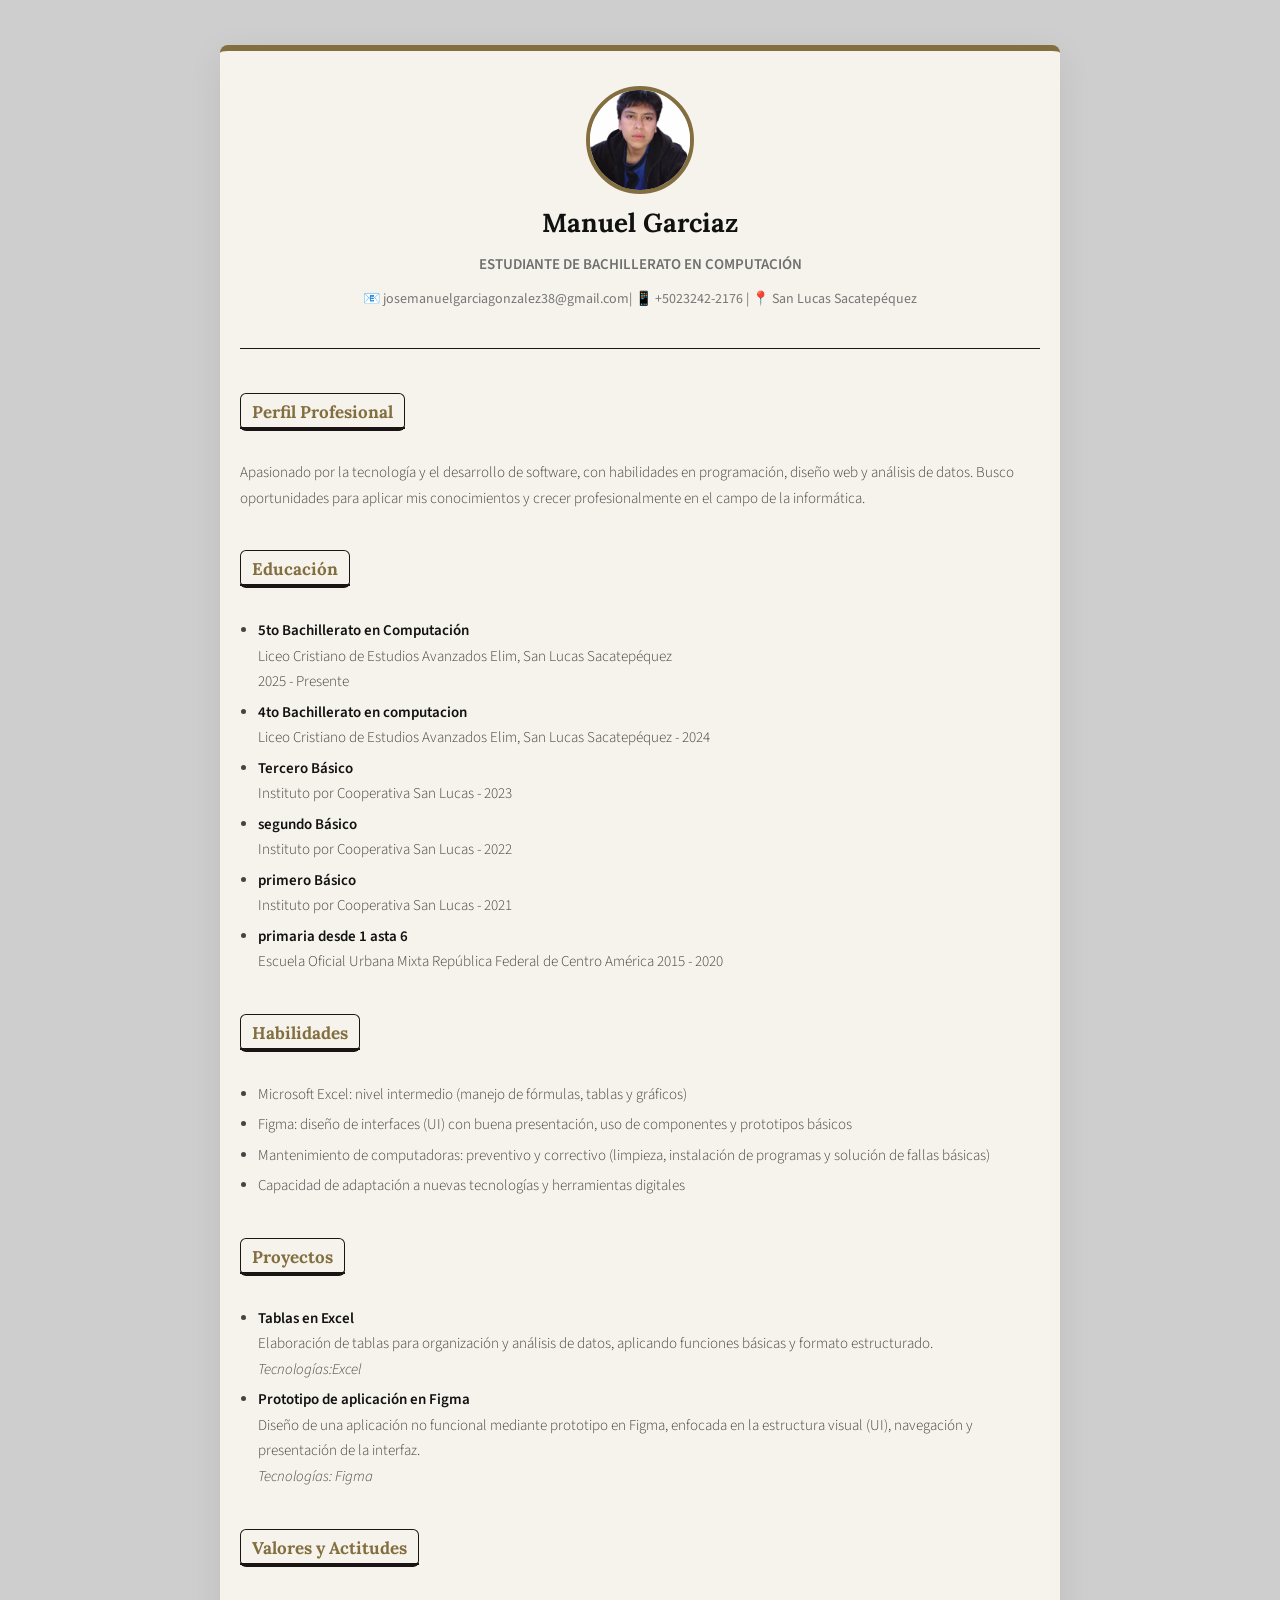
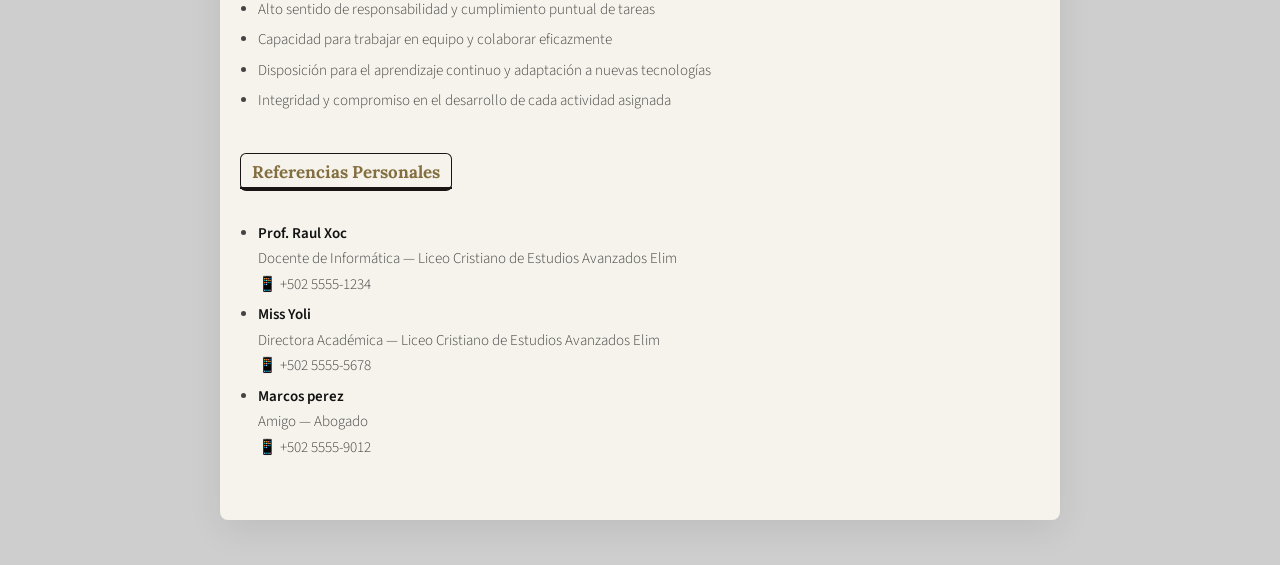
<file: index.html>
<!DOCTYPE html>
<html lang="en">
<head>
    <meta charset="UTF-8">
    <meta name="viewport" content="width=device-width, initial-scale=1.0">
    <title>Curriculum Vitae -Manuel Garcia</title>
    <link rel="stylesheet" href="styles.css">
</head>

<body>
    <div class="contenedor-cv">
        <header>    
            <img src="WhatsApp Image 2026-03-25 at 4.48.49 PM.jpeg" alt="Fotografia Juanito" class="foto-perfil">
             <h1>Manuel Garciaz</h1>
             <p class="profesion">Estudiante de Bachillerato en Computación</p>
             <p class="contacto">📧 josemanuelgarciagonzalez38@gmail.com| 📱 +5023242-2176 | 📍 San Lucas Sacatepéquez</p>
        </header>

        <section>   
            <h2>Perfil Profesional</h2>
            <p>Apasionado por la tecnología y el desarrollo de software, 
                con habilidades en programación, diseño web y análisis de datos. 
                Busco oportunidades para aplicar mis conocimientos y crecer 
                profesionalmente en el campo de la informática.</p>
        </section>

        <section>
            <h2>Educación</h2>
            <ul>
                <li>
                    <strong>5to Bachillerato en Computación</strong><br>
                    Liceo Cristiano de Estudios Avanzados Elim, San Lucas Sacatepéquez<br>
                    2025 - Presente
                </li>
                <li>
                    <strong>4to Bachillerato en computacion</strong><br>
                     Liceo Cristiano de Estudios Avanzados Elim, San Lucas Sacatepéquez - 2024
                    <br>
                   
                </li>
                <li>
                    <strong>Tercero Básico</strong><br>
                     Instituto por Cooperativa San Lucas - 2023
                </li>
                <li>
                    <strong>segundo Básico</strong><br>
                   Instituto por Cooperativa San Lucas - 2022
                </li>
                <li>
                    <strong>primero Básico</strong><br>
                   Instituto por Cooperativa San Lucas - 2021
                </li>
                 <li>
                    <strong>primaria desde 1 asta 6 </strong><br>
                   Escuela Oficial Urbana Mixta República Federal de Centro América 2015 - 2020
                </li>
            </ul>
        </section>

        <section>
            <h2>Habilidades</h2>
            <ul>
                <li>Microsoft Excel: nivel intermedio (manejo de fórmulas, tablas y gráficos)</li>
                <li>Figma: diseño de interfaces (UI) con buena presentación, uso de componentes y prototipos básicos</li>
                <li>Mantenimiento de computadoras: preventivo y correctivo (limpieza, instalación de programas y solución de fallas básicas)</li>
                <li>Capacidad de adaptación a nuevas tecnologías y herramientas digitales</li>
            </ul>
        </section>

        
        <section>
            <h2>Proyectos</h2>
            <ul>
                <li>
                    <strong>Tablas en Excel</strong><br>
                    Elaboración de tablas para organización y análisis de datos, aplicando funciones básicas y formato estructurado.<br>
                   <em>Tecnologías:Excel</em> 
                </li>
                <li>
                    <strong>Prototipo de aplicación en Figma</strong><br>
                    Diseño de una aplicación no funcional mediante prototipo en Figma, enfocada en la estructura visual (UI), navegación y presentación de la interfaz.<br>
                    <em>Tecnologías: Figma</em>
                </li>
            </ul>
        </section>


       
        <section>
            <h2>Valores y Actitudes</h2>
            <ul>
                <li>Alto sentido de responsabilidad y cumplimiento puntual de tareas</li>
<li>Capacidad para trabajar en equipo y colaborar eficazmente</li>
<li>Disposición para el aprendizaje continuo y adaptación a nuevas tecnologías</li>
<li>Integridad y compromiso en el desarrollo de cada actividad asignada</li>
            </ul>
        </section>

       
        <section>
            <h2>Referencias Personales</h2>
            <ul>
                <li>
                    <strong>Prof. Raul Xoc</strong><br>
                    Docente de Informática — Liceo Cristiano de Estudios Avanzados Elim<br>
                    📱 +502 5555-1234
                </li>
                <li>
                    <strong>Miss Yoli</strong><br>
                    Directora Académica — Liceo Cristiano de Estudios Avanzados Elim<br>
                    📱 +502 5555-5678
                </li>
                <li>
                    <strong>Marcos perez</strong><br>
                    Amigo — Abogado<br>
                    📱 +502 5555-9012
                </li>
            </ul>
        </section>

    </div>

</body>

</html>
</file>
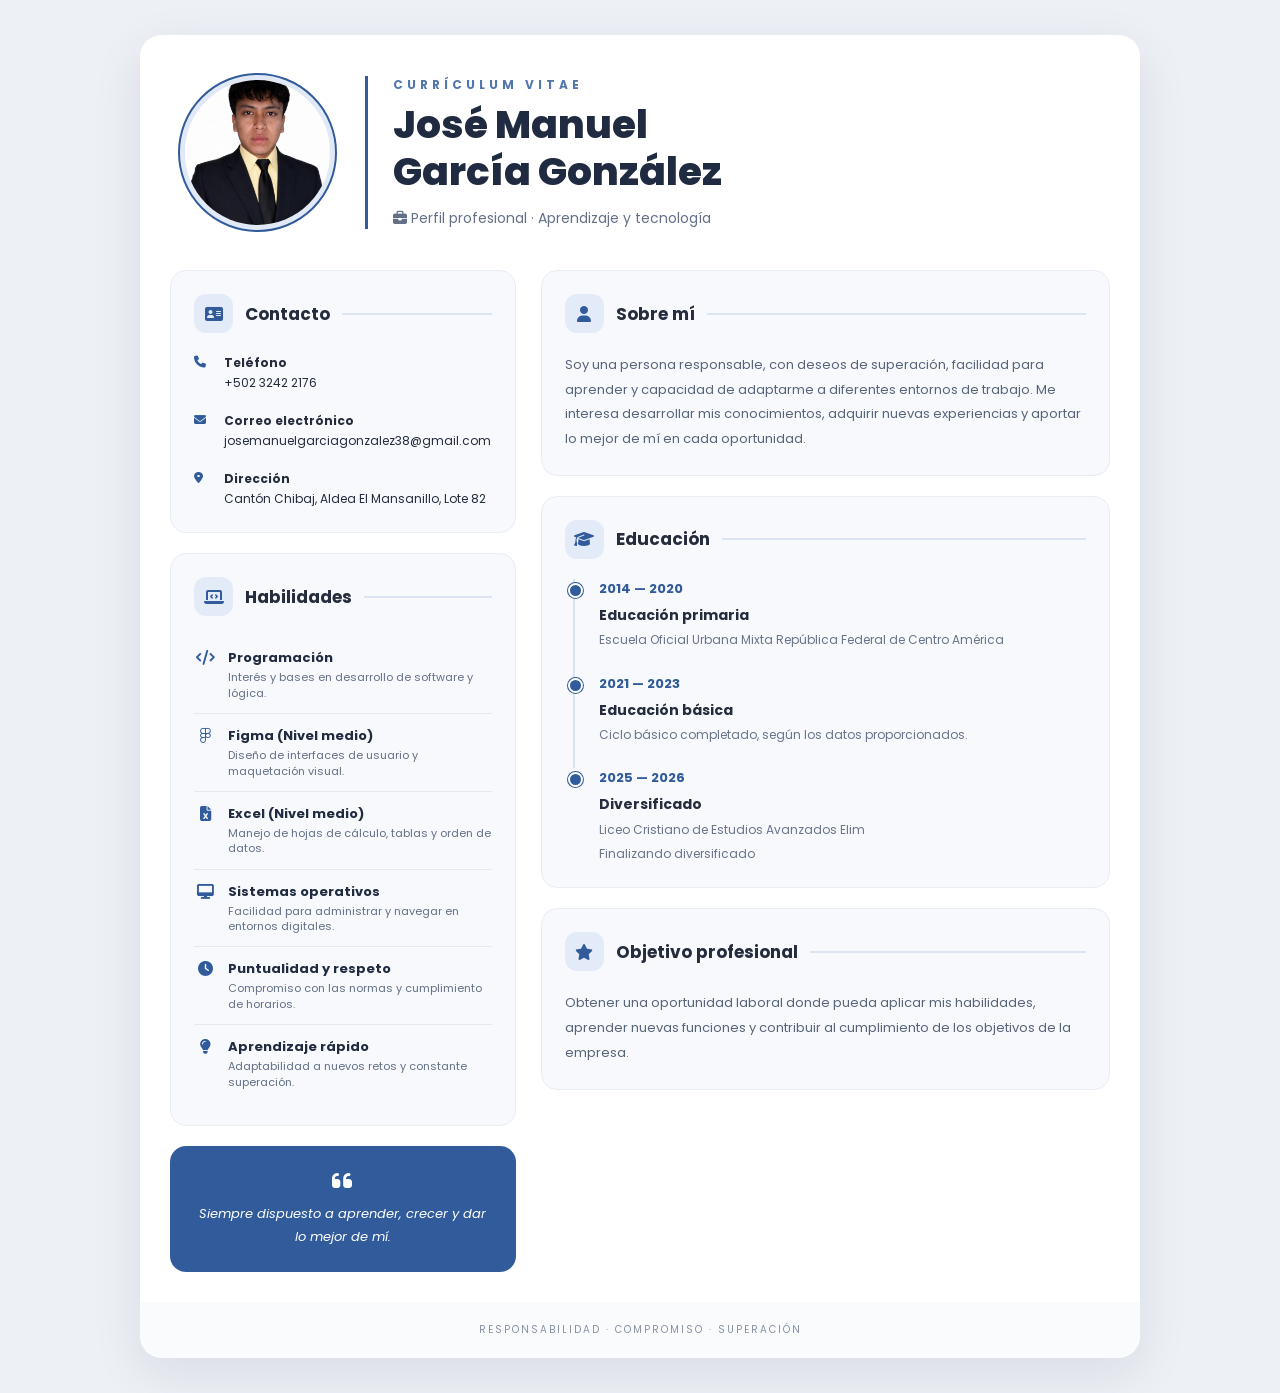
<file: cv,html/CV-MANUEL-GARCIA.html>
<!DOCTYPE html>
<html lang="es">
<head>
<meta charset="UTF-8">
<meta name="viewport" content="width=device-width, initial-scale=1.0">
<title>CV | José Manuel García González</title>

<link rel="preconnect" href="https://fonts.googleapis.com">
<link href="https://fonts.googleapis.com/css2?family=Poppins:wght@300;400;500;600;700;800&display=swap" rel="stylesheet">
<link rel="stylesheet" href="https://cdnjs.cloudflare.com/ajax/libs/font-awesome/6.5.0/css/all.min.css">

<style>
* {
  margin: 0;
  padding: 0;
  box-sizing: border-box;
}

body {
  font-family: 'Poppins', sans-serif;
  background: #edf0f5;
  color: #252c3d;
  padding: 35px 15px;
}

.cv {
  max-width: 1000px;
  margin: auto;
  background: #fff;
  border-radius: 22px;
  overflow: hidden;
  box-shadow: 0 15px 50px #18274718;
}

/* ENCABEZADO */
.hero {
  display: flex;
  align-items: center;
  gap: 30px;
  padding: 40px;
  background: #fff;
}

.photo {
  width: 155px;
  height: 155px;
  flex-shrink: 0;
  border-radius: 50%;
  border: 5px solid #e1e9f7;
  outline: 2px solid #315b9b;
  object-fit: cover;
}

.photo-placeholder {
  display: flex;
  align-items: center;
  justify-content: center;
  background: #eaf0fa;
  color: #315b9b;
  font-size: 50px;
}

.hero-info {
  border-left: 3px solid #315b9b;
  padding-left: 25px;
}

.eyebrow {
  color: #5277ad;
  font-size: 12px;
  font-weight: 700;
  letter-spacing: 4px;
  margin-bottom: 8px;
}

h1 {
  font-size: clamp(25px, 4vw, 39px);
  line-height: 1.2;
  color: #202a40;
  font-weight: 800;
}

.hero-info p {
  margin-top: 12px;
  color: #647087;
  font-size: 14px;
}

/* CUERPO */
.content {
  display: grid;
  grid-template-columns: 0.85fr 1.4fr;
  gap: 25px;
  padding: 0 30px 30px;
}

.left, .right {
  display: flex;
  flex-direction: column;
  gap: 20px;
}

.card {
  padding: 23px;
  border-radius: 16px;
  background: #f7f9fc;
  border: 1px solid #e9edf4;
}

.card.blue {
  background: #315b9b;
  color: white;
  border: none;
}

.section-title {
  display: flex;
  align-items: center;
  gap: 12px;
  margin-bottom: 20px;
}

.section-title .icon {
  width: 39px;
  height: 39px;
  display: flex;
  align-items: center;
  justify-content: center;
  border-radius: 12px;
  background: #e4ebf8;
  color: #315b9b;
  flex-shrink: 0;
}

.blue .section-title .icon {
  background: #ffffff25;
  color: white;
}

h2 {
  font-size: 17px;
  font-weight: 700;
}

.section-title::after {
  content: "";
  height: 2px;
  background: #dce4f1;
  flex: 1;
}

.blue .section-title::after {
  background: #ffffff55;
}

/* CONTACTO */
.contact-item {
  display: flex;
  align-items: flex-start;
  gap: 12px;
  margin-bottom: 17px;
  font-size: 12px;
  line-height: 1.7;
  overflow-wrap: anywhere;
}

.contact-item:last-child {
  margin-bottom: 0;
}

.contact-item i {
  color: #315b9b;
  width: 18px;
  padding-top: 3px;
  flex-shrink: 0;
}

.contact-item strong {
  display: block;
  font-size: 12px;
}

.contact-item a {
  color: inherit;
  text-decoration: none;
}

/* HABILIDADES CON DESCRIPCIÓN */
.skill {
  display: flex;
  align-items: flex-start;
  gap: 12px;
  padding: 12px 0;
  border-bottom: 1px solid #e4e9f1;
}

.skill:last-child {
  border-bottom: none;
}

.skill i {
  width: 22px;
  color: #315b9b;
  text-align: center;
  padding-top: 2px;
  font-size: 15px;
  flex-shrink: 0;
}

.skill-info strong {
  display: block;
  font-size: 13px;
  color: #202a40;
}

.skill-info p {
  font-size: 11px;
  color: #647087;
  margin-top: 2px;
  line-height: 1.4;
}

/* SOBRE MÍ */
.about-text {
  color: #58647a;
  font-size: 13px;
  line-height: 1.9;
}

/* EDUCACIÓN */
.education-item {
  position: relative;
  padding: 0 0 23px 24px;
  margin-left: 8px;
  border-left: 2px solid #d9e3f3;
}

.education-item:last-child {
  padding-bottom: 0;
  border-left-color: transparent;
}

.education-item::before {
  content: "";
  position: absolute;
  width: 11px;
  height: 11px;
  left: -7px;
  top: 4px;
  border-radius: 50%;
  background: #315b9b;
  border: 2px solid white;
  box-shadow: 0 0 0 1px #315b9b;
}

.year {
  color: #315b9b;
  font-size: 13px;
  font-weight: 700;
  margin-bottom: 5px;
}

.education-item h3 {
  font-size: 14px;
  line-height: 1.6;
}

.education-item p {
  color: #69748a;
  font-size: 12px;
  margin-top: 4px;
  line-height: 1.7;
}

/* FRASE */
.quote {
  text-align: center;
  font-size: 13px;
  font-style: italic;
  line-height: 1.8;
}

.quote i {
  display: block;
  margin-bottom: 10px;
  font-size: 23px;
}

/* PIE */
footer {
  text-align: center;
  padding: 20px;
  color: #8791a3;
  background: #fafbfd;
  font-size: 10px;
  letter-spacing: 2px;
}

@media (max-width: 650px) {
  body {
    padding: 12px;
  }

  .hero {
    flex-direction: column;
    text-align: center;
    padding: 30px 20px;
  }

  .hero-info {
    border-left: none;
    border-top: 3px solid #315b9b;
    padding: 20px 0 0;
  }

  .content {
    grid-template-columns: 1fr;
    padding: 0 15px 20px;
  }

  .card {
    padding: 20px;
  }
}

@media print {
  body {
    background: white;
    padding: 0;
  }

  .cv {
    box-shadow: none;
    border-radius: 0;
  }

  .card {
    break-inside: avoid;
  }

  @page {
    size: A4;
    margin: 8mm;
  }
}
</style>
</head>

<body>
<div class="cv">

  <header class="hero">
    <!-- Fotografía integrada con tu archivo -->
    <img
      src="1000044061.jpeg.jpeg"
      alt="José Manuel García González"
      class="photo"
      onerror="this.style.display='none';
      document.getElementById('photoPlaceholder').style.display='flex';"
    >

    <div id="photoPlaceholder"
         class="photo photo-placeholder"
         style="display:none">
      <i class="fa-solid fa-user"></i>
    </div>

    <div class="hero-info">
      <div class="eyebrow">CURRÍCULUM VITAE</div>
      <h1>José Manuel<br>García González</h1>
      <p><i class="fa-solid fa-briefcase"></i>
        Perfil profesional · Aprendizaje y tecnología
      </p>
    </div>
  </header>

  <main class="content">

    <aside class="left">

      <section class="card">
        <div class="section-title">
          <span class="icon"><i class="fa-solid fa-address-card"></i></span>
          <h2>Contacto</h2>
        </div>

        <div class="contact-item">
          <i class="fa-solid fa-phone"></i>
          <div><strong>Teléfono</strong>
            <a href="tel:+50232422176">+502 3242 2176</a>
          </div>
        </div>

        <div class="contact-item">
          <i class="fa-solid fa-envelope"></i>
          <div><strong>Correo electrónico</strong>
            <a href="mailto:josemanuelgarciagonzalez38@gmail.com">
              josemanuelgarciagonzalez38@gmail.com
            </a>
          </div>
        </div>

        <div class="contact-item">
          <i class="fa-solid fa-location-dot"></i>
          <div><strong>Dirección</strong>
            Cantón Chibaj, Aldea El Mansanillo, Lote 82
          </div>
        </div>
      </section>

      <section class="card">
        <div class="section-title">
          <span class="icon"><i class="fa-solid fa-laptop-code"></i></span>
          <h2>Habilidades</h2>
        </div>

        <div class="skill">
          <i class="fa-solid fa-code"></i>
          <div class="skill-info">
            <strong>Programación</strong>
            <p>Interés y bases en desarrollo de software y lógica.</p>
          </div>
        </div>

        <div class="skill">
          <i class="fa-brands fa-figma"></i>
          <div class="skill-info">
            <strong>Figma (Nivel medio)</strong>
            <p>Diseño de interfaces de usuario y maquetación visual.</p>
          </div>
        </div>

        <div class="skill">
          <i class="fa-solid fa-file-excel"></i>
          <div class="skill-info">
            <strong>Excel (Nivel medio)</strong>
            <p>Manejo de hojas de cálculo, tablas y orden de datos.</p>
          </div>
        </div>

        <div class="skill">
          <i class="fa-solid fa-desktop"></i>
          <div class="skill-info">
            <strong>Sistemas operativos</strong>
            <p>Facilidad para administrar y navegar en entornos digitales.</p>
          </div>
        </div>

        <div class="skill">
          <i class="fa-solid fa-clock"></i>
          <div class="skill-info">
            <strong>Puntualidad y respeto</strong>
            <p>Compromiso con las normas y cumplimiento de horarios.</p>
          </div>
        </div>

        <div class="skill">
          <i class="fa-solid fa-lightbulb"></i>
          <div class="skill-info">
            <strong>Aprendizaje rápido</strong>
            <p>Adaptabilidad a nuevos retos y constante superación.</p>
          </div>
        </div>
      </section>

      <section class="card blue">
        <div class="quote">
          <i class="fa-solid fa-quote-left"></i>
          Siempre dispuesto a aprender,
          crecer y dar lo mejor de mí.
        </div>
      </section>

    </aside>

    <div class="right">

      <section class="card">
        <div class="section-title">
          <span class="icon"><i class="fa-solid fa-user"></i></span>
          <h2>Sobre mí</h2>
        </div>

        <p class="about-text">
          Soy una persona responsable, con deseos de superación,
          facilidad para aprender y capacidad de adaptarme a
          diferentes entornos de trabajo. Me interesa desarrollar
          mis conocimientos, adquirir nuevas experiencias y aportar
          lo mejor de mí en cada oportunidad.
        </p>
      </section>

      <section class="card">
        <div class="section-title">
          <span class="icon"><i class="fa-solid fa-graduation-cap"></i></span>
          <h2>Educación</h2>
        </div>

        <div class="education-item">
          <div class="year">2014 — 2020</div>
          <h3>Educación primaria</h3>
          <p>Escuela Oficial Urbana Mixta República Federal de Centro América</p>
        </div>

        <div class="education-item">
          <div class="year">2021 — 2023</div>
          <h3>Educación básica</h3>
          <p>Ciclo básico completado, según los datos proporcionados.</p>
        </div>

        <div class="education-item">
          <div class="year">2025 — 2026</div>
          <h3>Diversificado</h3>
          <p>Liceo Cristiano de Estudios Avanzados Elim</p>
          <p>Finalizando diversificado</p>
        </div>
      </section>

      <section class="card">
        <div class="section-title">
          <span class="icon"><i class="fa-solid fa-star"></i></span>
          <h2>Objetivo profesional</h2>
        </div>

        <p class="about-text">
          Obtener una oportunidad laboral donde pueda aplicar mis
          habilidades, aprender nuevas funciones y contribuir al
          cumplimiento de los objetivos de la empresa.
        </p>
      </section>

    </div>
  </main>

  <footer>
    RESPONSABILIDAD · COMPROMISO · SUPERACIÓN
  </footer>

</div>
</body>
</html>
</file>
<file: styles.css>
@import url('https://fonts.googleapis.com/css2?family=Lora:wght@400;700&family=Source+Sans+3:wght@300;400;600&display=swap');

:root {
    --accent: #836e40;        
    --accent-light: #6f6f6f;  
    --text-dark: #111;     
    --text-mid: #444;         
    --text-light: #777;       
    --bg-body: #cecece;       
    --bg-card: #f5f3eb;
    --border: #1b1414;
}

body {
    font-family: 'Source Sans 3', sans-serif;
    background-color: var(--bg-body);
    margin: 0;
    padding: 45px 20px;
    color: var(--text-mid);
}
section h2 {
    font-family: 'Lora', serif;
    font-size: 17px;
    color: var(--accent);
    border-bottom: 2px solid var(--border);
    padding: 8px 12px;
    margin-bottom: 14px;
    font-weight: 700;
    background-color: var(--bg-card);
    border-radius: 6px;
    display: inline-block;
    box-shadow: inset 0 0 0 1px var(--border);
    transition: background-color 0.3s ease;
    position: relative;
}

section h2:hover {
    background-color: #eae7dc;
}

section h2::after {
    content: "";
    display: block;
    width: 100%;
    height: 2px;
    background: var(--border);
    margin-top: 8px;
}
section h2 {
    font-family: 'Lora', serif;
    font-size: 17px;
    color: var(--accent);
    margin-bottom: 15px;
    font-weight: 700;
    position: relative;
    padding-bottom: 10px;
}

section h2::after {
    content: "";
    position: absolute;
    left: 0;
    bottom: 0;
    width: 100%;
    height: 2px;
    background: var(--border);
}
.contenedor-cv {
    background-color: var(--bg-card);
    width: 90%;
    max-width: 800px;
    margin: 0 auto;
    padding: 45px 40px;
    box-shadow: 0 10px 35px rgba(0, 0, 0, 0.08);
    border-radius: 8px;
    border-top: 6px solid var(--accent);
    transition: transform 0.2s ease, box-shadow 0.2s ease;
}

.contenedor-cv:hover {
    transform: translateY(-3px);
    box-shadow: 0 14px 40px rgba(0, 0, 0, 0.12);
}

header {
    text-align: center;
    border-bottom: 1px solid var(--border);
    padding-bottom: 25px;
    margin-bottom: 30px;
}

.foto-perfil {
    width: 110px;
    height: 110px;
    border-radius: 50%;
    object-fit: cover;
    border: 4px solid var(--accent);
    margin-bottom: 12px;
    display: block;
    margin-left: auto;
    margin-right: auto;
}

header h1 {
    font-family: 'Lora', serif;
    color: var(--text-dark);
    margin: 0 0 5px;
    font-size: 32px;
    font-weight: 700;
}

.profesion {
    font-size: 15px;
    color: var(--accent-light);
    font-weight: 600;
    text-transform: uppercase;
    margin-bottom: 10px;
}

.contacto {
    font-size: 14px;
    color: var(--text-light);
}

section {
    margin-bottom: 25px;
}

section h2 {
    font-family: 'Lora', serif;
    font-size: 17px;
    color: var(--accent);
    border-bottom: 2px solid var(--border);
    padding-bottom: 6px;
    margin-bottom: 14px;
    font-weight: 700;
}

section p {
    font-size: 15px;
    line-height: 1.7;
    font-weight: 300;
}

ul {
    padding-left: 18px;
}

ul li {
    font-size: 15px;
    line-height: 1.7;
    font-weight: 300;
    margin-bottom: 5px;
}

ul li strong {
    color: var(--text-dark);
    font-weight: 600;
}

@media (max-width: 60000px) {
    .contenedor-cv {
        padding: 35px 20px;
    }

    header h1 {
        font-size: 26px;
    }

    .foto-perfil {
        width: 100px;
        height: 100px;
    }
}
</file>
